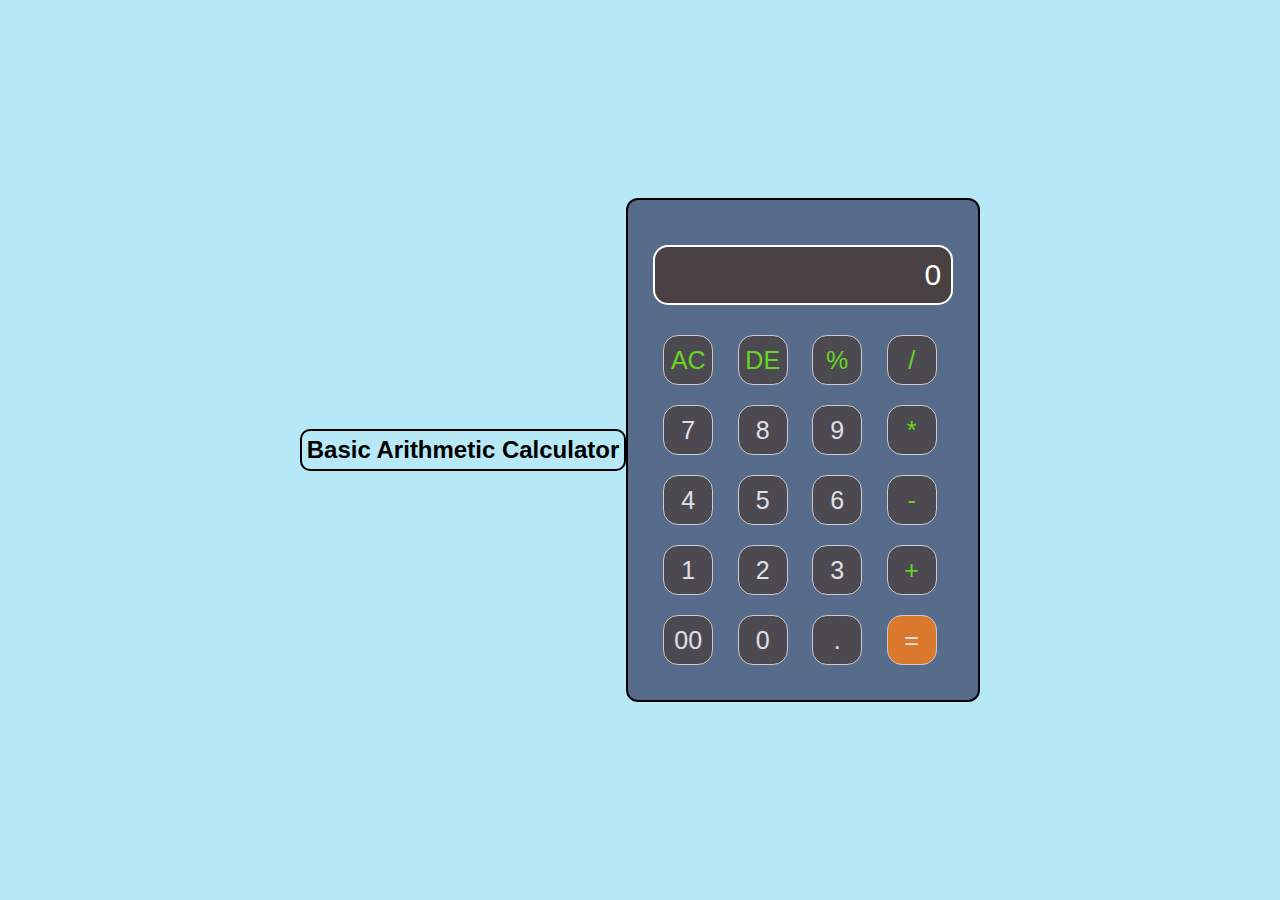
<file: Calculator/index.html>
<!DOCTYPE html>
<html lang="en">
<head>
    <meta charset="UTF-8">
    <meta name="viewport" content="width=device-width, initial-scale=1.0">
    <title>Calculator</title>
    <link rel="stylesheet" href="style.css">
</head>
<body>
    <div class="heading">
        <h2>Basic Arithmetic Calculator</h2>
    </div>
   <div class="calculator">
    <input type="text" placeholder="0" id="inputBox">
    <div>
        <button class="operator">AC</button>
        <button class="operator">DE</button>
        <button class="operator">%</button>
        <button class="operator">/</button>
    </div>
    <div>
        <button>7</button>
        <button>8</button>
        <button>9</button>
        <button class="operator">*</button>
    </div>
    <div>
        <button>4</button>
        <button>5</button>
        <button>6</button>
        <button class="operator">-</button>
    </div>
    <div>
        <button>1</button>
        <button>2</button>
        <button>3</button>
        <button class="operator">+</button>
    </div>
    <div>
        <button>00</button>
        <button>0</button>
        <button>.</button>
        <button class="equalBtn">=</button>
    </div>
   </div>
    <script src="app.js"></script>
</body>
</html>
</file>
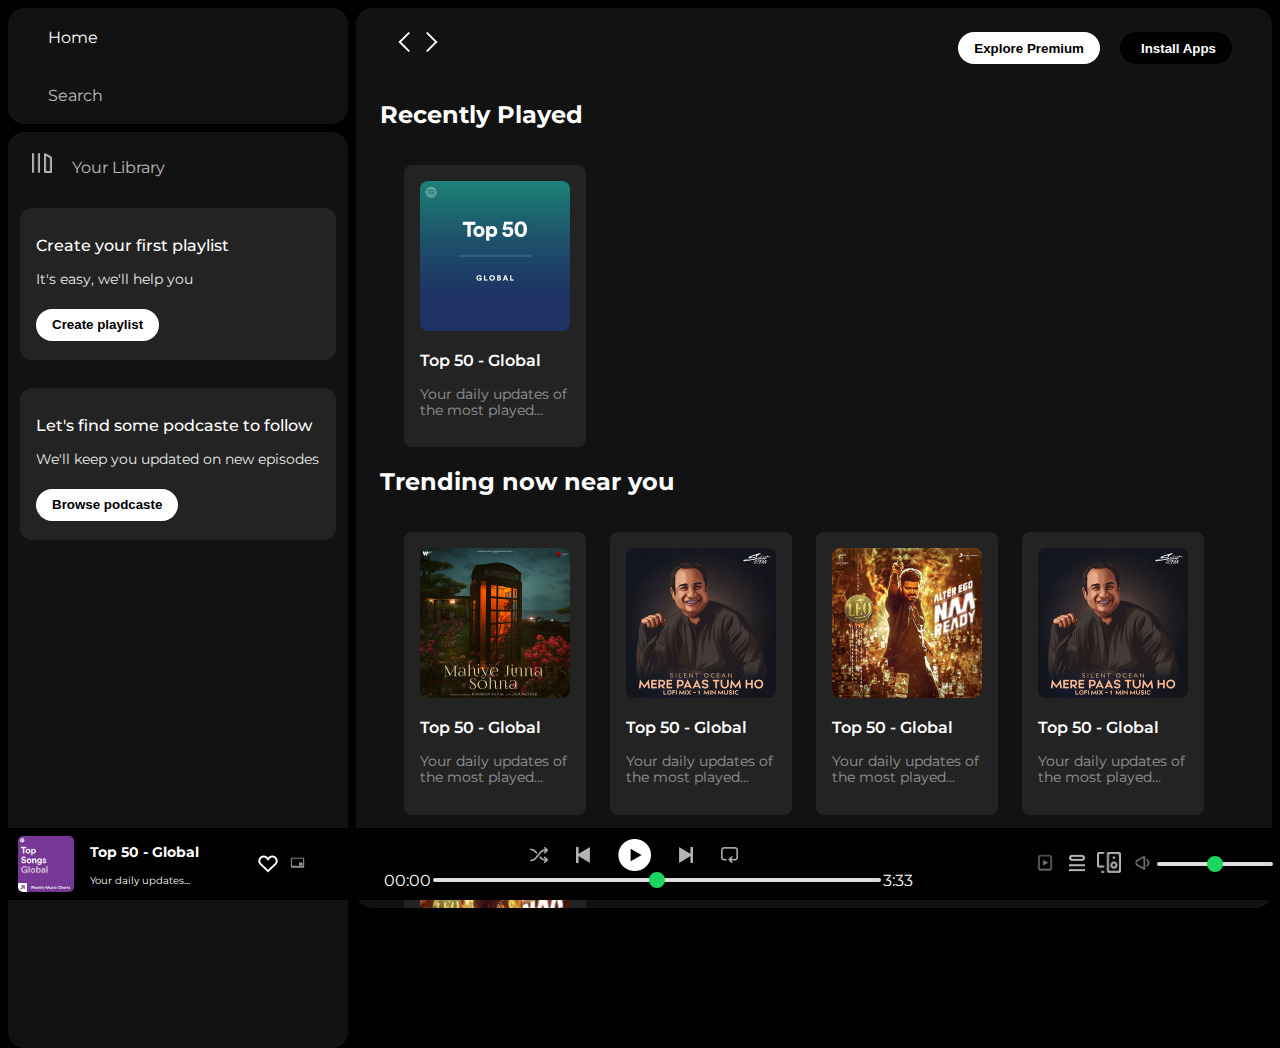
<file: Landing_Page/index.html>
<!DOCTYPE html>
<html lang="en">
<head>
    <meta charset="UTF-8">
    <meta name="viewport" content="width=device-width, initial-scale=1.0">
    <title>Spotify - Web Player: Music for everyone</title>
    <link rel="icon" href="./Assets/logo.png"/>
    <link rel="stylesheet" href="https://cdnjs.cloudflare.com/ajax/libs/font-awesome/6.4.0/css/all.min.css" integrity="sha512-iecdLmaskl7CVkqkXNQ/ZH/XLlvWZOJyj7Yy7tcenmpD1ypASozpmT/E0iPtmFIB46ZmdtAc9eNBvH0H/ZpiBw==" crossorigin="anonymous" referrerpolicy="no-referrer" />
    <link rel="preconnect" href="https://fonts.googleapis.com">
    <link rel="preconnect" href="https://fonts.gstatic.com" crossorigin>
    <link href="https://fonts.googleapis.com/css2?family=Montserrat:wght@300;400;500;600;700&family=Poppins:ital@1&display=swap" rel="stylesheet">
    <link rel="stylesheet" href="style.css"/>
</head>
<body>
    <div class="main">
        <div class="sidebar">
            <div class="nav">
                <div class="nav-option" style="opacity: 1;">
                    <i class="fa-solid fa-house"></i>
                    <a href="#">Home</a>
                </div>
                <div class="nav-option">
                    <i class="fa-solid fa-magnifying-glass"></i>
                    <a href="#">Search</a>
                </div>
            </div>
            <div class="library">
                <div class="options">
                    <div class="lib-option nav-option">
                        <img src="./Assets/library_icon.png">
                        <a href="#">Your Library</a>
                    </div>
                    <div class="icons">
                        <i class="fa-solid fa-plus"></i>
                        <i class="fa-solid fa-arrow-right"></i>
                    </div>
                </div>
                <div class="lib-box">
                    <div class="box">
                        <p class="box-p1">Create your first playlist</p>
                        <p class="box-p2">It's easy, we'll help you</p>
                        <button class="badge">Create playlist</button>
                    </div>
                    <div class="box">
                        <p class="box-p1">Let's find some podcaste to follow</p>
                        <p class="box-p2">We'll keep you updated on new episodes</p>
                        <button class="badge">Browse podcaste</button>
                    </div>
                </div>
            </div>
        </div>
        <div class="main-content">
            <div class="sticky-nav">
                <div class="sticky-nav-icons">
                    <img src="./Assets/backward_icon.png">
                    <img src="./Assets/forward_icon.png" class="hide">
                </div>
                <div class="sticky-nav-options">
                    <button class="badge nav-item hide">Explore Premium</button>
                    <button class="badge nav-item dark-badge"><i class="fa-regular fa-circle-down" style="margin-right: 5px;"></i> Install Apps</button>
                    <i class="fa-regular fa-user"></i>
                </div> 
            </div>
        
            <h2>Recently Played</h2>
            <div class="cards-container">
                <div class="card">
                    <img src="./Assets/card1img.jpeg" class="card-img">
                    <p class="card-title">Top 50 - Global</p>
                    <p class="card-info">Your daily updates of the most played...</p>
                </div>
            </div>

            <h2>Trending now near you</h2>
            <div class="cards-container">
                <div class="card">
                    <img src="./Assets/card2img.jpeg" class="card-img">
                    <p class="card-title">Top 50 - Global</p>
                    <p class="card-info">Your daily updates of the most played...</p>
                </div>
                <div class="card">
                    <img src="./Assets/card3img.jpeg" class="card-img">
                    <p class="card-title">Top 50 - Global</p>
                    <p class="card-info">Your daily updates of the most played...</p>
                </div>
                <div class="card">
                    <img src="./Assets/card4img.jpeg" class="card-img">
                    <p class="card-title">Top 50 - Global</p>
                    <p class="card-info">Your daily updates of the most played...</p>
                </div>
                <div class="card">
                    <img src="./Assets/card3img.jpeg" class="card-img">
                    <p class="card-title">Top 50 - Global</p>
                    <p class="card-info">Your daily updates of the most played...</p>
                </div>
                <div class="card">
                    <img src="./Assets/card4img.jpeg" class="card-img">
                    <p class="card-title">Top 50 - Global</p>
                    <p class="card-info">Your daily updates of the most played...</p>
                </div>
            </div>

            <h2>Featured Charts</h2>
            <div class="cards-container">
                <div class="card">
                    <img src="./Assets/card5img.jpeg" class="card-img">
                    <p class="card-title">Top 50 - Global</p>
                    <p class="card-info">Your daily updates of the most played...</p>
                </div>
                <div class="card">
                    <img src="./Assets/card6img.jpeg" class="card-img">
                    <p class="card-title">Top 50 - Global</p>
                    <p class="card-info">Your daily updates of the most played...</p>
                </div>
                <div class="card">
                    <img src="./Assets/card1img.jpeg" class="card-img">
                    <p class="card-title">Top 50 - Global</p>
                    <p class="card-info">Your daily updates of the most played...</p>
                </div>
            </div>
            <div class="footer">
                <div class="line"></div>
            </div>  
        </div>

        <div class="music-player">
            <div class="album">
                <div class="album-img">
                    <img src="./Assets/card5img.jpeg" class="album-imgs">
                </div>
                <div class="album-info" style="width: 40%;">
                    <p style="font-size: 0.85rem; font-weight: 700;">Top 50 - Global</p>
                    <p style="font-size: 0.65rem;">Your daily updates...</p>
                </div>
                <div class="album-icons" style="width: 25%;">
                    <img src="./Assets/album_icon1.png" class="album-icon">
                    <img src="./Assets/album_icon2.png" class="album-icon">
                </div>
                
            </div>
            <div class="player">
                <div class="player-controls">
                    <img src="./Assets/player_icon1.png" class="player-control-icon">
                    <img src="./Assets/player_icon2.png" class="player-control-icon">
                    <img src="./Assets/player_icon3.png" class="player-control-icon" style="opacity: 1; height: 2rem;">
                    <img src="./Assets/player_icon4.png" class="player-control-icon">
                    <img src="./Assets/player_icon5.png" class="player-control-icon">
                </div>
                <div class="playback-bar">
                    <span class="curr-time">00:00</span>
                    <input type="range" min="0" max="100" class="progress-bar" step="1">
                    <span class="tot-time">3:33</span>
                </div>
            </div>
            <div class="controls">
                <div class="control-icons">
                    <button class="btn">
                        <img src="./Assets/controls_icon1.png" class="control-icon">
                    </button>
                    <button class="btn">
                        <img src="./Assets/controls_icon3.png" class="control-icon">
                    </button>
                    <button class="btn">
                        <img src="./Assets/controls_icon4.png" class="control-icon">
                    </button>
                </div>
                <div class="audio">
                    <button class="btn">
                        <img src="./Assets/controls_icon5.png" class="control-icon">
                    </button>
                    <input type="range" class="progress-bar" step="1">
                </div>
            </div>
        </div>
    </div>
</body>
</html>
</file>
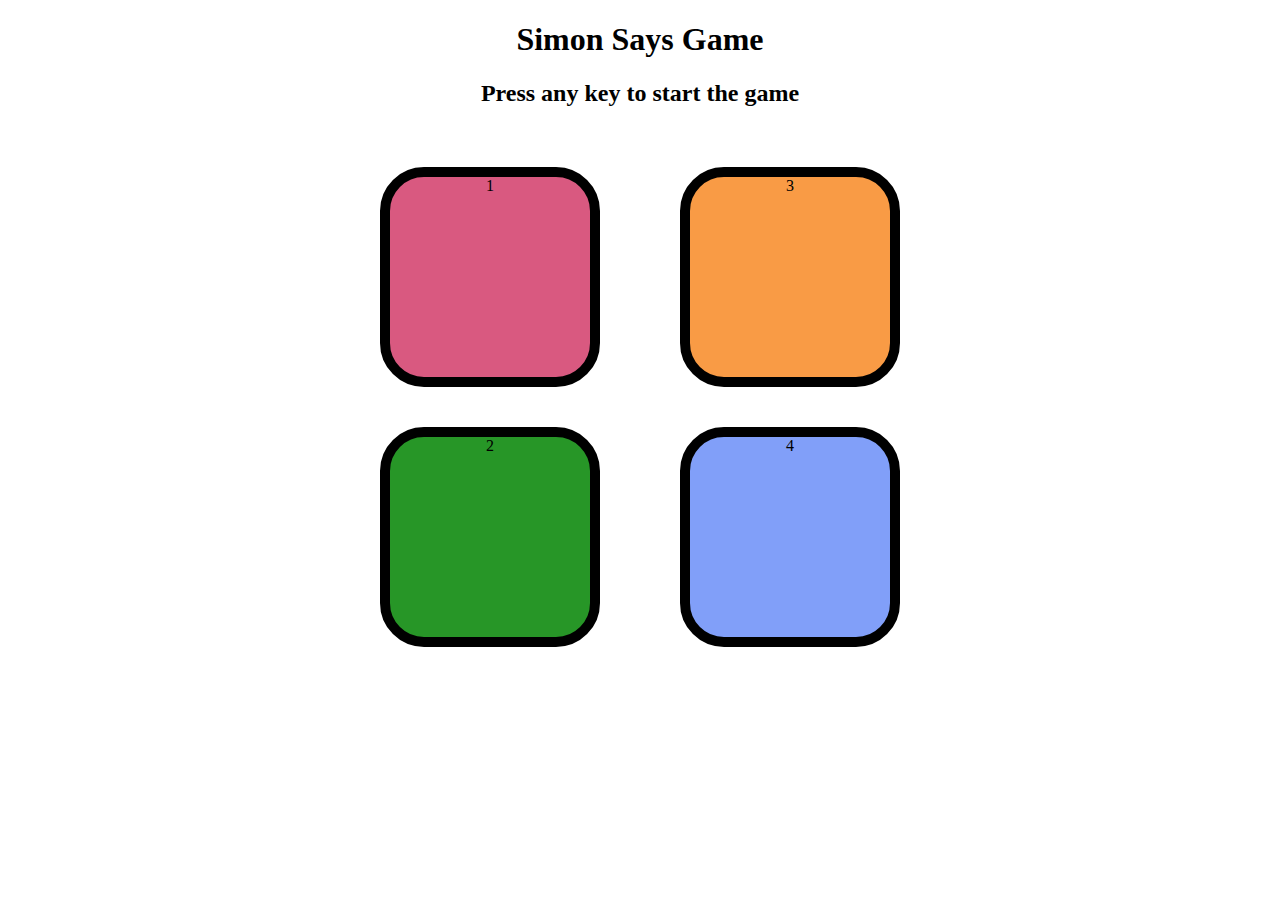
<file: Portfolio/Works/Syman Says Game/index.html>
<!DOCTYPE html>
<html lang="en">
<head>
    <meta charset="UTF-8">
    <meta name="viewport" content="width=device-width, initial-scale=1.0">
    <title>Simon Says Game</title>
    <link href="style.css" rel="stylesheet">
</head>
<body>
    <h1>Simon Says Game</h1>
    <h2>Press any key to start the game</h2>
    <div class="btn-container">
        <div class="line-one">
            <div class="btn red" type="button" id="red">1</div>
            <div class="btn green" type="button" id="green">2</div>
        </div>
        <div class="line-two">
            <div class="btn yellow" type="button" id="yellow">3</div>
            <div class="btn purple" type="button" id="purple">4</div>
        </div>
        
    </div>
    <script src="app.js"></script>
</body>
</html>
</file>
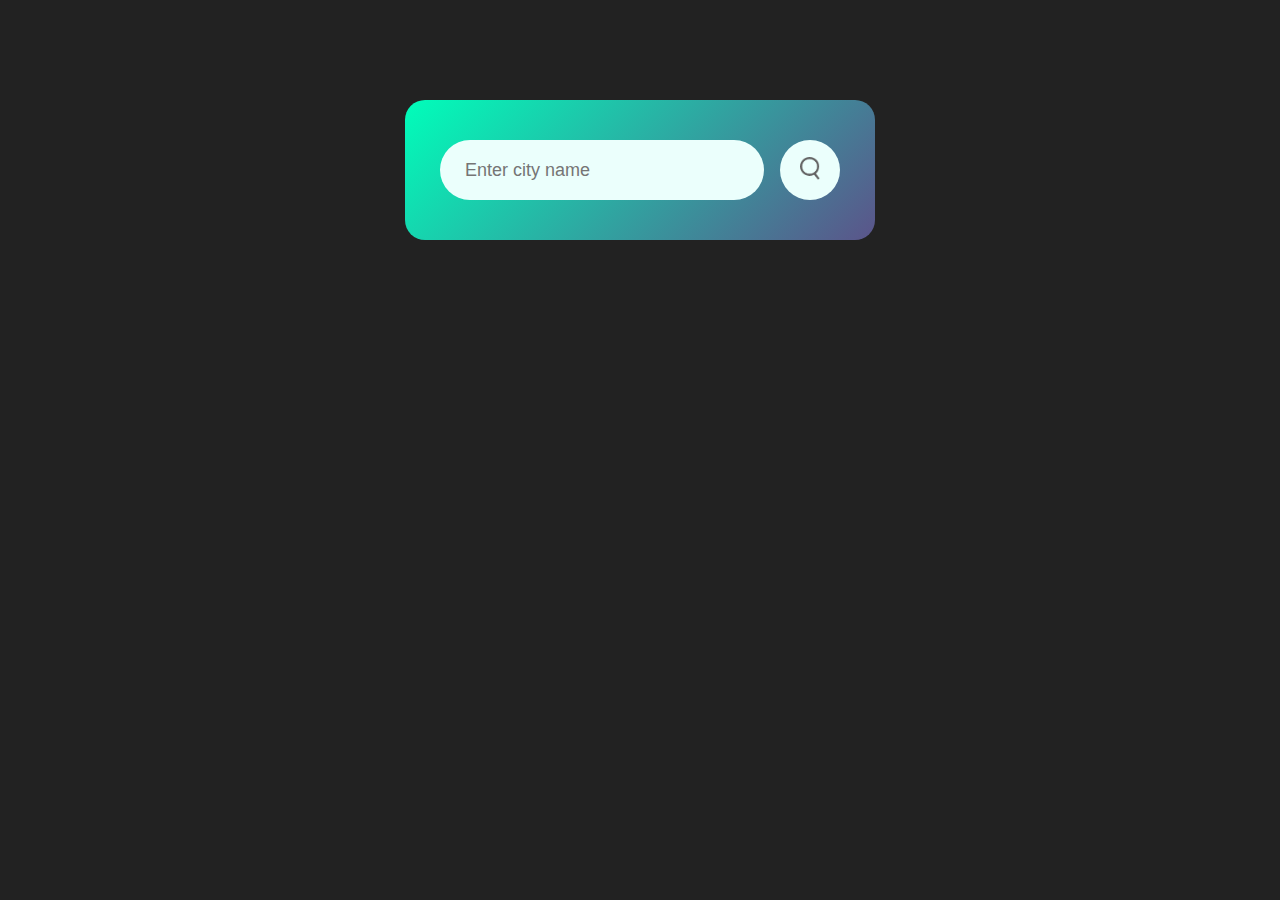
<file: Portfolio/Works/Weather App/index.html>
<!DOCTYPE html>
<html lang="en">
<head>
  <meta charset="UTF-8">
  <meta name="viewport" content="width=device-width, initial-scale=1.0">
  <title>Weather App</title>
  <link rel="stylesheet" href="style.css">
</head>
<body>

  <div class="card">
    <div class="search">
      <input type="text" placeholder="Enter city name" spellcheck="false">
      <button><img src="Images/search.png"></button>
    </div>

    <div class="error">
      <p>Invalid city name</p>
    </div>

    <div class="weather">
      <img src="Images/rain.png" class="weather-icon">
      <h1 class="temp">24°C</h1>
      <h2 class="city">Sangola</h2>

      <div class="details">
        <div class="col">
          <img src="Images/humidity.png">
          <div>
            <p class="humidity">50%</p>
            <p>Humidity</p>
          </div>
        </div>

        <div class="col">
          <img src="Images/wind.png">
          <div>
            <p class="wind">15 Km/h</p>
            <p>Wind Speed</p>
          </div>
        </div>

      </div>
    </div>
  </div>

  <script src="app.js"></script>

</body>
</html>
</file>
<file: Calculator/style.css>
* {
    margin: 0;
    padding: 0;
    font-family: Arial, Helvetica, sans-serif;
    box-sizing: border-box;
}

body {
    width: 100%;
    height: 100vh;
    background: #b7e8f5;
    display: flex;
    flex-wrap: wrap;
    align-items: center;
    justify-content: center;
}

.heading {
    border: 2px solid black;
    padding: 5px;
    border-radius: 10px;
}

.calculator {
    background-color: #576c8b;
    padding: 25px;
    border-radius: 12px;
    border: 2px solid black;
}

input {
    padding: 10px;
    width: 300px;
    font-size: 30px;
    margin: 20px 0;
    height: 60px;
    text-align: right;
    border: 2px solid white;
    border-radius: 15px;
    background: rgb(74, 66, 66);
    color: #fff;
    cursor: pointer;
}


input::placeholder{
    color: #fff;
}

button {
    outline: 0;
    border: 0;
    width: 50px;
    height: 50px;
    border-radius: 15px;
    background: rgb(74, 66, 66);
    font-size: 25px;
    color: #fff;
    cursor: pointer;
    margin: 10px;
    border: 1px solid rgb(237, 224, 224);
    opacity: 0.8;
}

.equalBtn {
    background-color: #fb7c14;
}

.operator {
    color: #6dee0a;
}
button:hover{
    opacity: 1;
}

form input.operator {
    background: rgb(112, 102, 102);
}
</file>
<file: Landing_Page/style.css>
body {
    font-family: 'Montserrat', sans-serif;
    margin: 0;
    background-color: #000;
    color: #fff;
    overflow: hidden;
}

.main {
    display: flex;
    height: 100vh;
    padding: 0.5rem;
}

.sidebar {
    background-color: #000;
    width: 340px;
    border-radius: 1rem; /*16px*/
    margin-right: 0.5rem;
}

.main-content {
    background-color: #121212;
    flex: 1;
    border-radius: 1rem;
    overflow:auto;
    padding: 0 1.5rem 0 1.5rem;
}

.music-player {
    background-color: black;
    position: fixed;
    bottom: 0;
    width: 100%;
    height: 72px;
}

a {
    text-decoration: none;
    color: #fff;
}

.nav {
    background-color: #121212;
    border-radius: 1rem;
    display: flex;
    flex-direction: column;
    justify-content: center;
    height: 100px;
    padding: 0.5rem 0.75rem;
   
}

.nav-option {
    line-height: 2.5rem;
    opacity: 0.7;
    padding: 0.5rem 0.75rem;
}

.nav-option:hover {
    opacity: 1;
}
.nav-option i {
    font-size: 1.25rem;
}

.nav-option a {
    font-size: 1rem;
    margin-left: 1rem;
}

.library {
    background-color: #121212;
    border-radius: 1rem;
    height: 100%;
    margin-top: 0.5rem;
    padding: 0.5rem 0.75rem;
}

.options {
    display: flex;
    justify-content: space-between;
    align-items: center;
}

.lib-option img {
    height: 1.25rem;
    width: 1.25rem;
}

.icons {
    font-size: 1.25rem;
    display: flex;
}

.icons i {
    opacity: 0.7;
    margin-right: 1rem;
}

.icons i:hover {
    opacity: 1;
}

.box {
    background-color: #232323;
    height: 8rem;
    border-radius: 0.75rem;
    margin:0.75rem 0 1.75rem 0;
    padding: 0.75rem 1rem;
}

.box-p1 {
    font-size: 1rem;
    font-weight: 500;
}

.box-p2 {
    font-size: 0.85rem;
    opacity: 0.9;
}

.badge {
    background-color: white;
    border: none;
    border-radius: 100px;
    padding: 0.25rem 1rem;
    font-weight: 700;
    margin-top: 0.5rem;
    height: 2rem;
}

.sticky-nav {
    position: sticky;
    top: 0;
    background-color: #121212;
    display: flex;
    justify-content: space-between;
    align-items: center;
    padding: 1rem 0;
    z-index: 10;
}

.sticky-nav-icons {
    margin-left: 0.75rem;
    justify-content: center;
    align-items: center;
}

.nav-item {
    margin-right: 1rem;
}

.dark-badge {
    background-color: #000;
    color : #fff;
}

@media (max-width: 1000px) {
    .hide {
        display: none;
    }
}

.card {
    background-color: #232323;
    width: 150px;
    border-radius: 0.5rem;
    padding: 1rem;
    margin-left: 1.5rem;
    margin-top: 1rem;
}

.cards-container {
    display: flex;
    flex-wrap: wrap;
}

.card-img {
    width: 100%;
    border-radius: 0.5rem;
}

.card-title {
    font-weight: 600;
}

.card-info {
    font-size: 0.85rem;
    opacity: 0.5;
}

.footer {
    height: 300px;
    display: flex;
    align-items: center;
    justify-content: center;
}

.line {
    width: 90%;
    height: 50%;
    border-top: 1px solid white;
    opacity: 0.4;
}

.music-player {
    display: flex;
    justify-content: space-between;
    align-items: center;
}

.album {
    width: 25%;
    display: flex;
    /* background-color: orange; */
    display: flex;
    align-items: center;
    justify-content: space-between;
}

.player {
    width: 50%;
    /* background-color: pink; */
    
}

.controls {
    width: 25%;
    /* background-color: green; */
    display: flex;
    justify-content:right;
    align-items: center;
}

.player-controls {
    display: flex;
    justify-content: center;
    align-items: center;
}
.player-control-icon {
    height: 1rem;
    margin-right: 1.75rem;
    opacity: 0.7;
}

.player-control-icon:hover {
    opacity: 1;
}

.playback-bar {
     display: flex;
     justify-content: center;
     align-items: center;
}

.progress-bar {
    width: 70%;
    appearance: none;
    background-color: transparent;
    cursor: pointer;
}

.progress-bar::-webkit-slider-runnable-track {
    background-color: #ddd;
    border-radius: 100px;
    height: 0.2rem;
}

.progress-bar::-webkit-slider-thumb {
    appearance: none;
    height: 1rem;
    width: 1rem;
    background-color: #1bd760;
    border-radius: 50%;
    margin-top: -6px;
}

.album-img {
   
    height: 56px;
    width: 56px;
}

.album-imgs {
    width: 100%;
    margin-left: 10px;
    border-radius: 5px;
}

.album-icons {
    display: flex;
    width: 1rem;
    height: 1.5rem;
    margin-left: 0.25rem;
}

.album-icon {
    margin-left: 0.5rem;
}

.album-info {
    justify-content: center;
    align-items: center;
}

.controls {
    display: flex;
    height: 32px;
   
}

.control-icons {
    display: flex;
    
}

.control-icon {
    width: 1.5rem;
    background-color: #000;
}

.btn {
   background-color: #000;
   border: none;
   width: 32px;
   opacity: 0.7;
}

.btn:hover {
    opacity: 1;
}

.audio {
    display: flex;
}
</file>
<file: Portfolio/Works/Syman Says Game/style.css>
body {
    text-align: center;
}

.btn {
    height: 200px;
    width: 200px;
    border-radius: 20%;
    border: 10px solid black;
    margin: 2.5rem;
}

.btn-container {
    display: flex;
    justify-content: center;
}

.red {
    background-color: #d95980;
}

.yellow {
    background-color: #f99b45;
}

.purple {
    background-color: #819ff9;
}

.green {
    background-color: #279627;
}

.flash {
    background-color: white;
}

.userflash {
    background-color: green;
}
</file>
<file: Portfolio/Works/Weather App/style.css>
* {
    margin: 0;
    padding : 0;
    font-family: 'Poppins', sans-serif;
    box-sizing: border-box;
}

body {
    background: #222;
}

.card {
    width: 90%;
    max-width: 470px;
    background: linear-gradient(135deg, #00feba, #5b548a);
    color: #fff;
    margin: 100px auto 0;
    border-radius: 20px;
    padding: 40px 35px;
    text-align: center;
}

.search {
    width: 100%;
    display: flex;
    align-items: center;
    justify-content: space-between;
}

.search input {
    border: 0;
    outline: 0;
    background: #ebfffc;
    color: #555;
    padding: 10px 25px;
    height: 60px;
    border-radius: 30px;
    flex: 1;
    margin-right: 16px;
    font-size: 18px;
}

.search button {
    border: 0;
    outline: 0;
    background: #ebfffc;
    border-radius: 50%;
    width: 60px;
    height: 60px;
    cursor: pointer;
}

.search button img {
    width: 20px ;
}

.weather-icon {
    width: 170px;
    margin-top: 30px;
}

.weather h1 {
    font-size: 80px;
    font-weight: 500;
}

.weather h2 {
    font-size: 45px;
    font-weight: 400;
    margin-top: -10px;
}

.details {
    display: flex;
    align-items: center;
    justify-content: space-between;
    padding: 0 20px;
    margin-top: 50px;
}

 .col {
    display: flex;
    align-items: center;
    text-align: center;
 }

 .col img {
    width: 40px;
    margin-right: 10px;
 }

.humidity, .wind {
    font-size: 28px;
    margin-top: -6px;
}

.weather {
    display: none;
}

.error {
    text-align: left;
    margin-left: 100px;
    font-size: 14px;
    margin-top: 10px;
    display: none;
}
</file>
